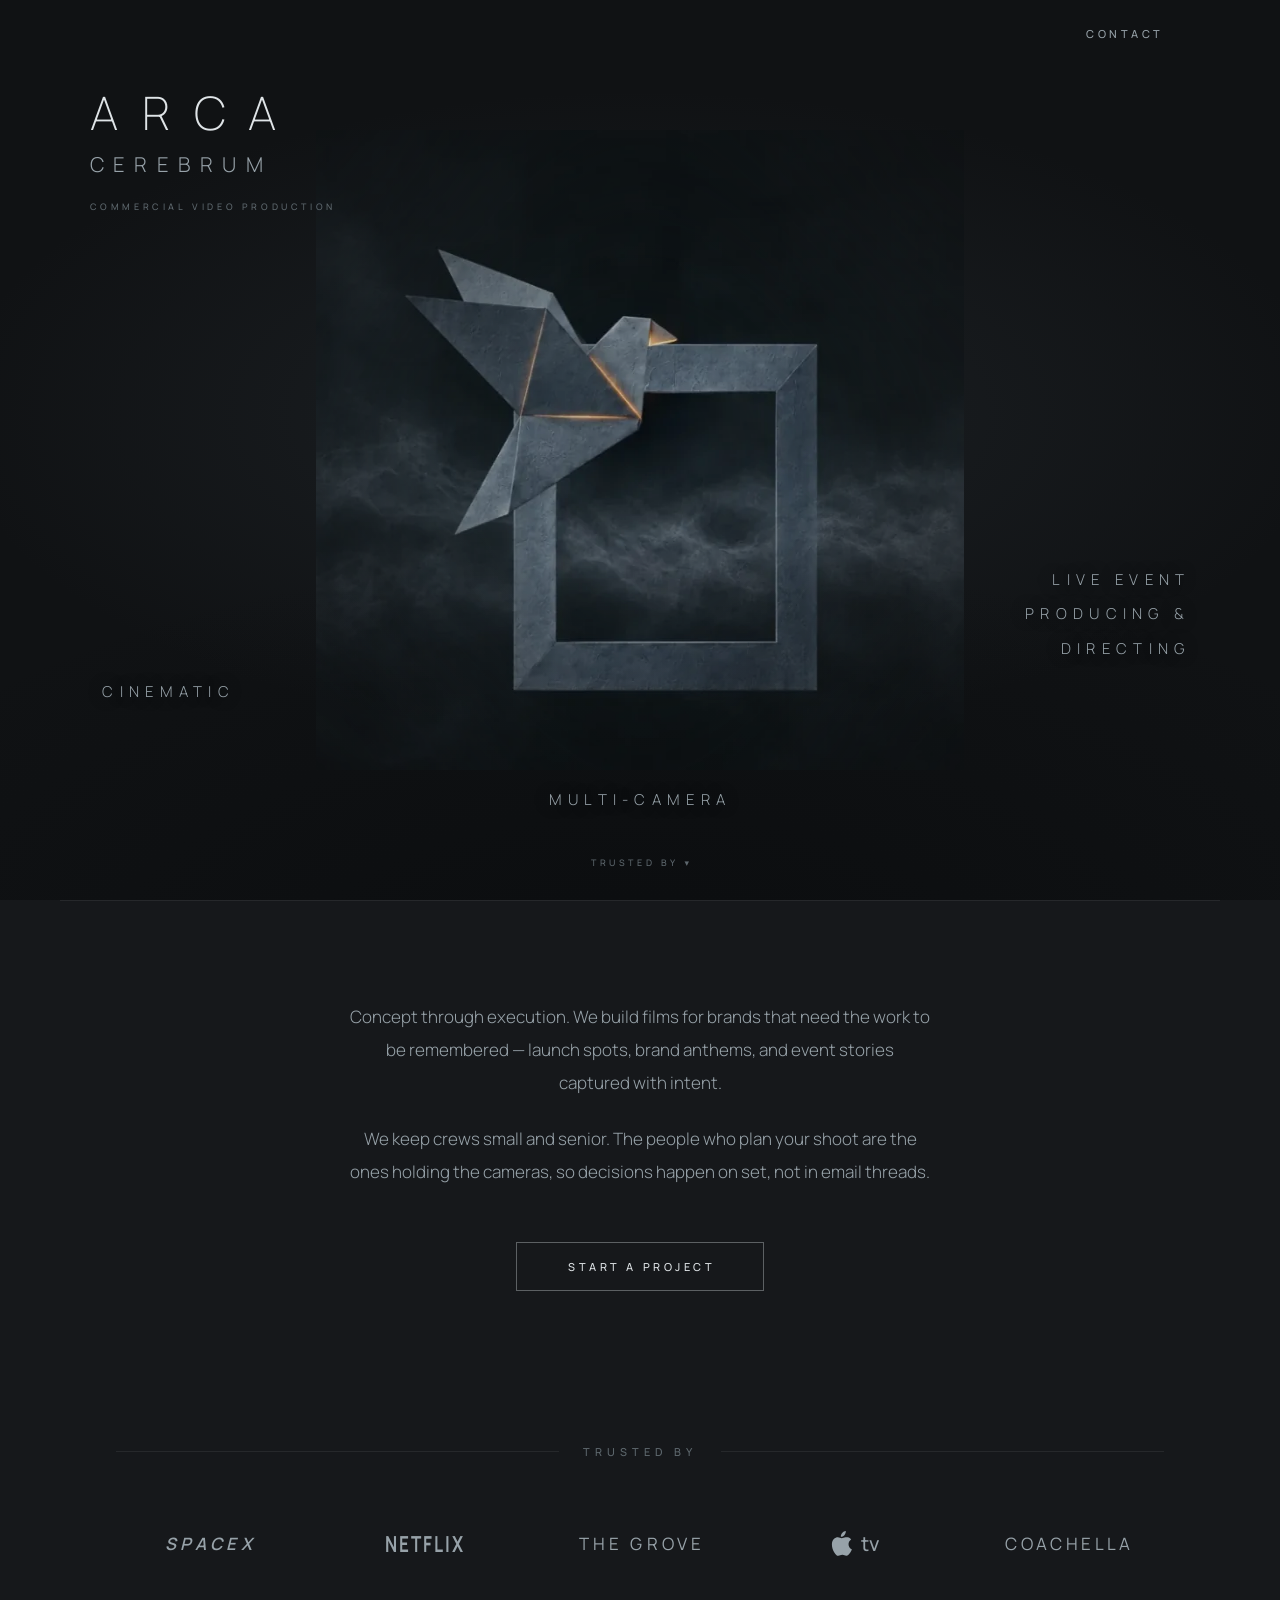
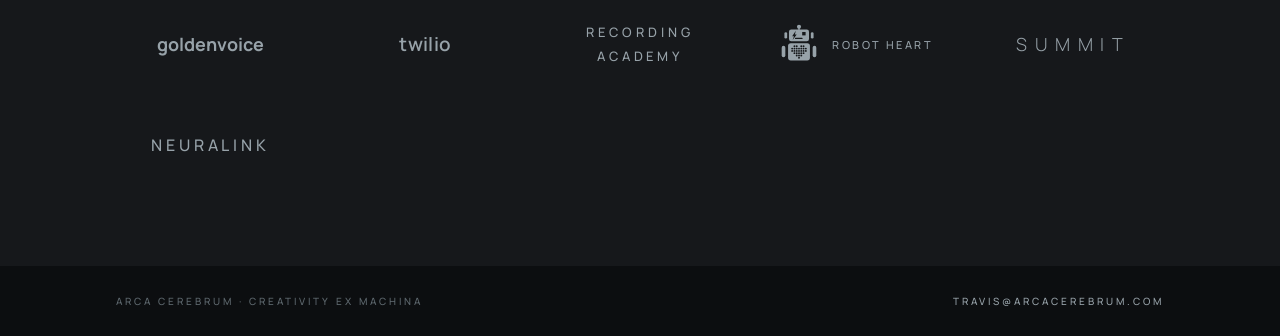
<file: arca/index.html>
<!doctype html>
<html lang="en">
<head>
  <meta charset="utf-8">
  <meta name="viewport" content="width=device-width, initial-scale=1">
  <meta name="theme-color" content="#101214">
  <meta name="description" content="Arca Cerebrum — commercial video production. Cinematic, multi-camera, live event producing and directing.">
  <title>Arca Cerebrum</title>
  <link rel="preconnect" href="https://fonts.googleapis.com">
  <link rel="preconnect" href="https://fonts.gstatic.com" crossorigin>
  <link rel="stylesheet" href="https://fonts.googleapis.com/css2?family=Manrope:wght@200;300;400;500;600;700&display=swap">
  <link rel="stylesheet" href="styles.css">
  <script src="site.js" defer></script>
</head>
<body>
<a class="skip-link" href="#main">Skip to content</a>

<header class="site-header">
  <div class="wrap">
    <a class="nav-link" href="contact.html">CONTACT</a>
  </div>
</header>

<main id="main">
  <section class="scene" aria-label="Arca Cerebrum — commercial video production">
    <video class="head-video" muted loop playsinline preload="auto" aria-hidden="true"
           data-src="assets/head-turntable-runway-neck-v2.mp4"></video>
    <img class="bird-art" src="assets/bird-frame.webp" width="740" height="640" alt="" fetchpriority="high">

    <div class="wordmark-block">
      <h1 style="display:contents">
        <div class="arca">ARCA</div>
        <div class="cerebrum">CEREBRUM</div>
      </h1>
      <div class="kicker">COMMERCIAL VIDEO PRODUCTION</div>
    </div>

    <div class="svc svc-cinematic">CINEMATIC</div>
    <div class="svc svc-multicam">MULTI&#8209;CAMERA</div>
    <div class="svc svc-live"><span>LIVE EVENT</span><br><span>PRODUCING &amp;</span><br><span>DIRECTING</span></div>

    <a class="scene-cta" href="#clients-title">TRUSTED BY ▾</a>
  </section>

  <section class="intro wrap">
    <p class="lede">Concept through execution. We build films for brands that need the work to be remembered — launch spots, brand anthems, and event stories captured with intent.</p>
    <p class="lede">We keep crews small and senior. The people who plan your shoot are the ones holding the cameras, so decisions happen on set, not in email threads.</p>
    <a class="cta" href="contact.html">START A PROJECT</a>
  </section>

  <section class="clients wrap" aria-labelledby="clients-title">
    <div class="clients-head"><h2 id="clients-title">TRUSTED BY</h2></div>
    <div class="logo-grid">
      <div class="client" title="Apple TV">
        <svg width="22" height="27" viewBox="0 0 26 32" aria-hidden="true">
          <path d="M18.4 8.6c-1.5 0-3.4 1.05-4.5 1.05-1.15 0-2.85-1-4.6-1C6 8.65 2.2 11.5 2.2 17.2c0 3.55 1.35 7.3 3.05 9.7 1.45 2.05 2.7 3.7 4.5 3.7 1.8 0 2.6-1.2 4.8-1.2 2.25 0 2.75 1.15 4.75 1.15 2 0 3.3-1.8 4.55-3.6 1.4-2.05 2-4.05 2.05-4.15-.1-.05-3.95-1.6-3.95-6 0-3.8 3.05-5.5 3.2-5.6-1.75-2.6-4.45-2.6-4.75-2.6zM17.2 5.8c1-1.2 1.7-2.85 1.5-4.55-1.45.05-3.25.95-4.3 2.2-.95 1.1-1.8 2.8-1.55 4.45 1.65.15 3.3-.85 4.35-2.1z"/>
        </svg>
        <span class="lm lm-appletv">tv</span>
      </div>
      <div class="client"><span class="lm lm-netflix">NETFLIX</span></div>
      <div class="client"><span class="lm lm-goldenvoice">goldenvoice</span></div>
      <div class="client"><span class="lm lm-spacex">SPACEX</span></div>
      <div class="client"><span class="lm lm-coachella">COACHELLA</span></div>
      <div class="client"><span class="lm lm-neuralink">NEURALINK</span></div>
      <div class="client"><span class="lm lm-summit">SUMMIT</span></div>
      <div class="client"><span class="lm lm-thegrove">THE&nbsp;GROVE</span></div>
      <div class="client"><span class="lm lm-twilio">twilio</span></div>
      <div class="client" title="Robot Heart">
        <svg width="46" height="41" viewBox="0 0 100 90" aria-label="Robot Heart">
          <mask id="rh-mask">
            <rect width="100" height="90" fill="#000"/>
            <circle cx="50" cy="6" r="4.5" fill="#fff"/>
            <rect x="48.4" y="7" width="3.2" height="6" fill="#fff"/>
            <rect x="28" y="12" width="44" height="26" rx="5" fill="#fff"/>
            <rect x="18" y="18" width="6" height="14" rx="3" fill="#fff"/>
            <rect x="76" y="18" width="6" height="14" rx="3" fill="#fff"/>
            <polygon points="43,15 35,27 39,27 36,35 45,23 41,23" fill="#000"/>
            <rect x="57" y="17.5" width="7.5" height="7.5" fill="#000"/>
            <rect x="41" y="30" width="17" height="3.2" rx="1.6" fill="#000"/>
            <rect x="26" y="42" width="48" height="38" rx="6" fill="#fff"/>
            <rect x="12" y="48" width="8" height="25" rx="4" fill="#fff"/>
            <rect x="80" y="48" width="8" height="25" rx="4" fill="#fff"/>
            <g fill="#000">
              <circle cx="40" cy="49" r="2.1"/><circle cx="45" cy="49" r="2.1"/><circle cx="55" cy="49" r="2.1"/><circle cx="60" cy="49" r="2.1"/>
              <circle cx="35" cy="54" r="2.1"/><circle cx="40" cy="54" r="2.1"/><circle cx="45" cy="54" r="2.1"/><circle cx="50" cy="54" r="2.1"/><circle cx="55" cy="54" r="2.1"/><circle cx="60" cy="54" r="2.1"/><circle cx="65" cy="54" r="2.1"/>
              <circle cx="35" cy="59" r="2.1"/><circle cx="40" cy="59" r="2.1"/><circle cx="45" cy="59" r="2.1"/><circle cx="50" cy="59" r="2.1"/><circle cx="55" cy="59" r="2.1"/><circle cx="60" cy="59" r="2.1"/><circle cx="65" cy="59" r="2.1"/>
              <circle cx="40" cy="64" r="2.1"/><circle cx="45" cy="64" r="2.1"/><circle cx="50" cy="64" r="2.1"/><circle cx="55" cy="64" r="2.1"/><circle cx="60" cy="64" r="2.1"/>
              <circle cx="45" cy="69" r="2.1"/><circle cx="50" cy="69" r="2.1"/><circle cx="55" cy="69" r="2.1"/>
              <circle cx="50" cy="74" r="2.1"/>
            </g>
          </mask>
          <rect width="100" height="90" fill="currentColor" mask="url(#rh-mask)"/>
        </svg>
        <span class="lm lm-robotheart">ROBOT&nbsp;HEART</span>
      </div>
      <div class="client"><span class="lm lm-recacademy">RECORDING<br>ACADEMY</span></div>
    </div>
  </section>
</main>

<footer>
  <div class="wrap">
    <span>ARCA CEREBRUM · CREATIVITY EX MACHINA</span>
    <a href="mailto:Travis@arcacerebrum.com">TRAVIS@ARCACEREBRUM.COM</a>
  </div>
</footer>
</body>
</html>
</file>
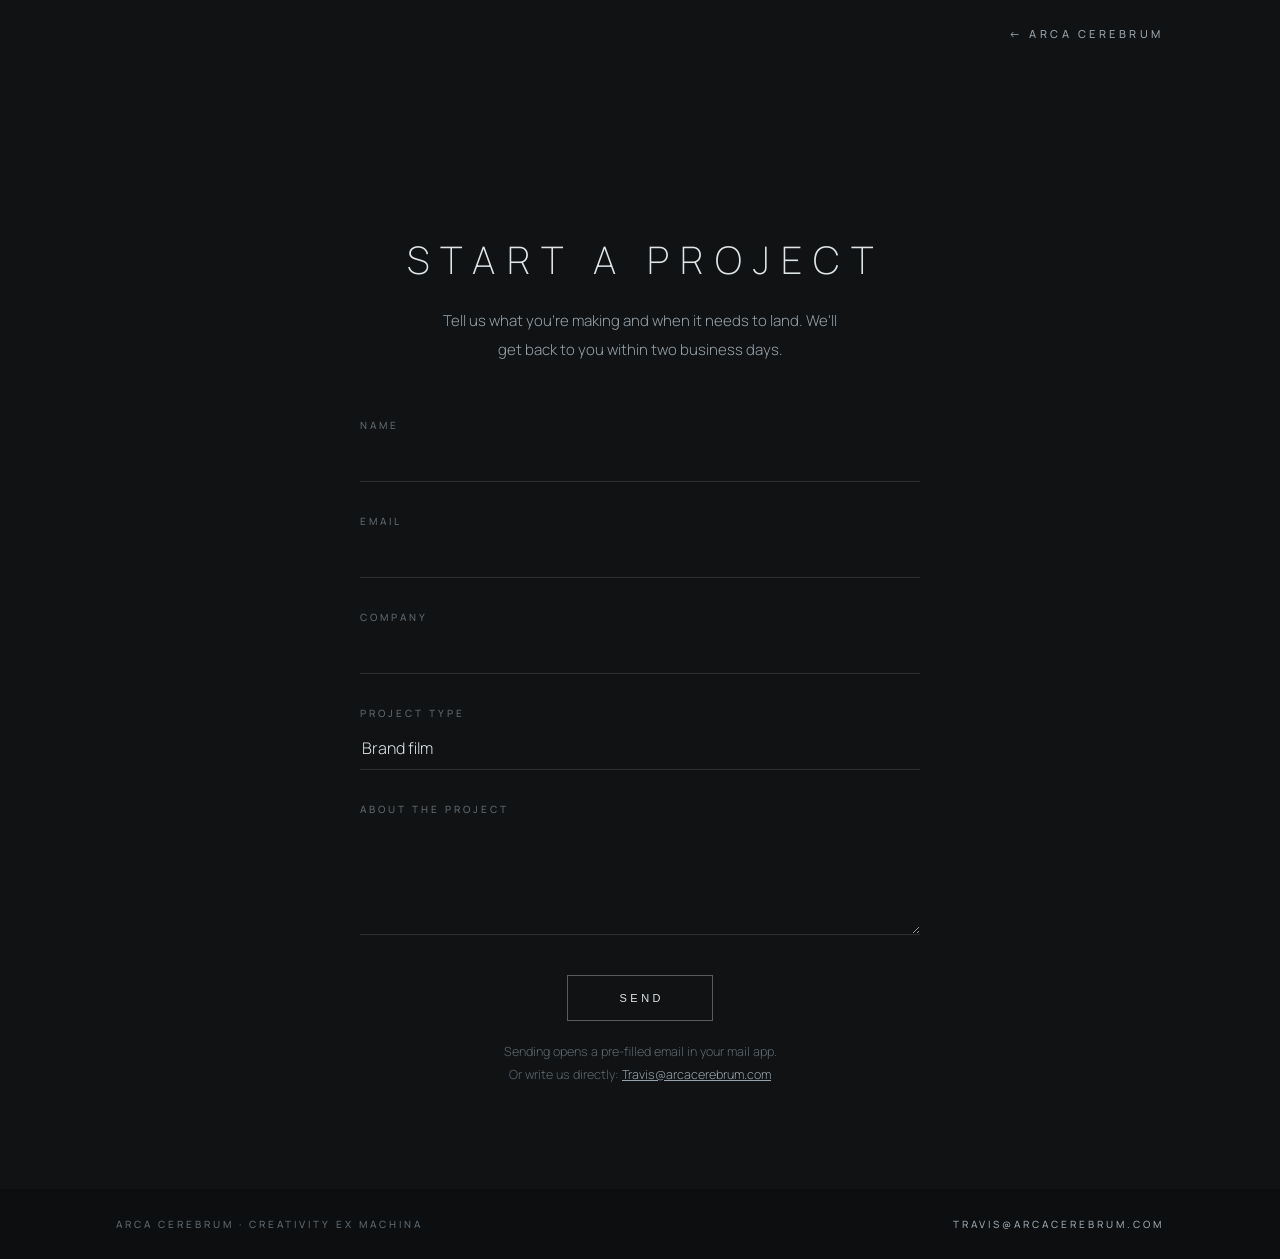
<file: arca/contact.html>
<!doctype html>
<html lang="en">
<head>
  <meta charset="utf-8">
  <meta name="viewport" content="width=device-width, initial-scale=1">
  <meta name="theme-color" content="#101214">
  <meta name="description" content="Start a project with Arca Cerebrum.">
  <title>Contact — Arca Cerebrum</title>
  <link rel="preconnect" href="https://fonts.googleapis.com">
  <link rel="preconnect" href="https://fonts.gstatic.com" crossorigin>
  <link rel="stylesheet" href="https://fonts.googleapis.com/css2?family=Manrope:wght@200;300;400;500;600;700&display=swap">
  <link rel="stylesheet" href="styles.css">
  <script src="site.js" defer></script>
</head>
<body class="contact-page">
<a class="skip-link" href="#main">Skip to content</a>

<header class="site-header">
  <div class="wrap">
    <a class="nav-link" href="./">← ARCA CEREBRUM</a>
  </div>
</header>

<main id="main" class="contact wrap">
  <div class="contact-inner">
    <h1>START A PROJECT</h1>
    <p class="contact-lede">Tell us what you're making and when it needs to land. We'll get back to you within two business days.</p>

    <form class="contact-form">
      <div class="field">
        <label for="cf-name">Name</label>
        <input id="cf-name" name="name" type="text" autocomplete="name" required>
      </div>
      <div class="field">
        <label for="cf-email">Email</label>
        <input id="cf-email" name="email" type="email" autocomplete="email" required>
      </div>
      <div class="field">
        <label for="cf-company">Company</label>
        <input id="cf-company" name="company" type="text" autocomplete="organization">
      </div>
      <div class="field">
        <label for="cf-type">Project type</label>
        <select id="cf-type" name="type">
          <option>Brand film</option>
          <option>Product launch</option>
          <option>Event coverage</option>
          <option>Specialty production</option>
          <option>Something else</option>
        </select>
      </div>
      <div class="field">
        <label for="cf-message">About the project</label>
        <textarea id="cf-message" name="message" required></textarea>
      </div>
      <div class="form-actions">
        <button class="cta" type="submit">SEND</button>
        <p class="form-note">Sending opens a pre-filled email in your mail app.<br>Or write us directly: <a href="mailto:Travis@arcacerebrum.com">Travis@arcacerebrum.com</a></p>
      </div>
    </form>
  </div>
</main>

<footer>
  <div class="wrap">
    <span>ARCA CEREBRUM · CREATIVITY EX MACHINA</span>
    <a href="mailto:Travis@arcacerebrum.com">TRAVIS@ARCACEREBRUM.COM</a>
  </div>
</footer>
</body>
</html>
</file>
<file: arca/styles.css>
:root {
  --ink: #16181b;
  --canvas: #101214;
  --mist: #dfe4e7;
  --steel: #97a2a9;
  --steel-dim: #5e686e;
  --ember: #d89a52;
  --line: rgba(223, 228, 231, 0.14);
  --line-soft: rgba(223, 228, 231, 0.08);
}

* { box-sizing: border-box; }

html { height: 100%; }

body {
  margin: 0;
  min-height: 100%;
  display: flex;
  flex-direction: column;
  background: var(--ink);
  color: var(--mist);
  font-family: "Manrope", "Avenir Next", "Helvetica Neue", system-ui, sans-serif;
  font-weight: 300;
  -webkit-font-smoothing: antialiased;
  overflow-x: hidden;
}

.skip-link {
  position: absolute;
  left: -9999px;
  top: 0;
  background: var(--mist);
  color: var(--ink);
  padding: 10px 18px;
}
.skip-link:focus { left: 0; z-index: 20; }

.wrap {
  width: 100%;
  max-width: 1160px;
  margin-inline: auto;
  padding-inline: clamp(16px, 5vw, 56px);
}

/* ============ HEADER ============ */
.site-header {
  position: absolute;
  top: 0; left: 0; right: 0;
  z-index: 5;
}
.site-header .wrap {
  display: flex;
  align-items: center;
  justify-content: flex-end;
  padding-block: 26px;
}
.nav-link {
  font-size: 11px;
  font-weight: 500;
  letter-spacing: 0.32em;
  text-indent: 0.32em;
  text-decoration: none;
  color: var(--steel);
  border-bottom: 1px solid transparent;
  padding-bottom: 3px;
  transition: color 0.25s, border-color 0.25s;
}
.nav-link:hover, .nav-link:focus-visible {
  color: var(--mist);
  border-color: var(--ember);
  outline: none;
}

/* ============ SCENE ============ */
.scene {
  position: relative;
  min-height: 100svh;
  background:
    radial-gradient(90% 60% at 50% 46%, rgba(70, 82, 92, 0.22) 0%, transparent 60%),
    radial-gradient(130% 90% at 50% 110%, #0b0d0f 0%, transparent 55%),
    var(--canvas);
  overflow: hidden;
}

/* ghosted spinning head behind everything */
.head-video {
  position: absolute;
  left: 50%;
  top: 50%;
  width: min(92vh, 100vw);
  aspect-ratio: 1 / 1;
  transform: translate(-50%, -50%);
  object-fit: contain;
  filter: grayscale(1) brightness(0.55) contrast(1.15);
  opacity: 0;
  transition: opacity 2.5s ease;
  -webkit-mask-image: radial-gradient(55% 55% at 50% 50%, #000 48%, transparent 75%);
  mask-image: radial-gradient(55% 55% at 50% 50%, #000 48%, transparent 75%);
  pointer-events: none;
}
.scene.video-ready .head-video { opacity: 0.32; }

/* the bird on its frame */
.bird-art {
  position: absolute;
  left: 50%;
  top: 50%;
  width: min(72vh, 88vw);
  transform: translate(-50%, -50%);
  pointer-events: none;
  animation: breathe 11s ease-in-out infinite alternate;
}
@keyframes breathe {
  from { transform: translate(-50%, -50.6%); }
  to   { transform: translate(-50%, -49.4%); }
}

/* wordmark, top left */
.wordmark-block {
  position: absolute;
  z-index: 4;
  top: clamp(56px, 10vh, 110px);
  left: clamp(20px, 7vw, 110px);
}
.wordmark-block .arca {
  font-size: clamp(30px, 3.6vw, 52px);
  font-weight: 200;
  letter-spacing: 0.52em;
  color: var(--mist);
  line-height: 1;
}
.wordmark-block .cerebrum {
  margin-top: 14px;
  font-size: clamp(14px, 1.6vw, 22px);
  font-weight: 300;
  letter-spacing: 0.46em;
  color: var(--steel);
}
.wordmark-block .kicker {
  margin-top: 22px;
  font-size: 9px;
  font-weight: 500;
  letter-spacing: 0.4em;
  color: var(--steel-dim);
}

/* floating service labels */
.svc {
  position: absolute;
  z-index: 4;
  font-size: clamp(11px, 1.2vw, 15px);
  font-weight: 300;
  letter-spacing: 0.42em;
  color: var(--steel);
  text-shadow: 0 0 14px rgba(16, 18, 20, 0.9);
}
.svc-cinematic { left: clamp(20px, 8vw, 130px); bottom: 22vh; }
.svc-multicam  { left: 50%; transform: translateX(-50%); bottom: 10vh; }
.svc-live      { right: clamp(20px, 7vw, 110px); bottom: 26vh; text-align: right; line-height: 2.3; }

/* scroll cue → clients */
.scene-cta {
  position: absolute;
  z-index: 4;
  left: 50%;
  transform: translateX(-50%);
  bottom: 3.5vh;
  font-size: 9px;
  font-weight: 500;
  letter-spacing: 0.4em;
  text-indent: 0.4em;
  color: var(--steel-dim);
  text-decoration: none;
  transition: color 0.25s;
}
.scene-cta:hover { color: var(--mist); }

@media (max-width: 720px) {
  .scene { min-height: auto; padding-bottom: 20px; }
  .head-video { width: 130vw; }
  .bird-art {
    position: relative;
    display: block;
    left: auto; top: auto;
    transform: none;
    width: 96vw;
    margin: 90px auto 0;
    animation: none;
  }
  .wordmark-block { position: relative; top: auto; left: auto; margin: 110px 24px 0; text-align: center; }
  .svc {
    position: relative;
    inset: auto;
    display: block;
    text-align: center !important;
    transform: none;
    margin-top: 18px;
  }
  .svc-live br { display: none; }
  .svc-live span { margin: 0 0.3em; }
  .scene-cta { display: none; }
}

/* ============ INTRO ============ */
.intro {
  text-align: center;
  padding-block: clamp(56px, 11vh, 120px);
  border-top: 1px solid var(--line-soft);
}
.lede {
  max-width: 58ch;
  margin: 0 auto;
  font-size: clamp(15px, 1.4vw, 17px);
  line-height: 1.95;
  color: var(--steel);
}
.lede + .lede { margin-top: 1.3em; }

.cta {
  display: inline-block;
  margin-top: clamp(36px, 6vh, 56px);
  padding: 16px 48px;
  font-size: 11px;
  font-weight: 500;
  letter-spacing: 0.32em;
  text-indent: 0.32em;
  text-decoration: none;
  color: var(--mist);
  border: 1px solid rgba(223, 228, 231, 0.35);
  background: transparent;
  transition: border-color 0.25s, color 0.25s, box-shadow 0.25s;
  cursor: pointer;
}
.cta:hover, .cta:focus-visible {
  border-color: var(--ember);
  color: #fff;
  box-shadow: 0 0 26px rgba(216, 154, 82, 0.18);
  outline: none;
}

/* ============ CLIENT WALL ============ */
.clients {
  padding-block: clamp(30px, 6vh, 60px) clamp(64px, 11vh, 130px);
}
.clients-head {
  display: flex;
  align-items: center;
  gap: 24px;
  margin-bottom: clamp(40px, 7vh, 70px);
}
.clients-head h2 {
  font-size: 11px;
  font-weight: 500;
  letter-spacing: 0.45em;
  color: var(--steel-dim);
  margin: 0;
  white-space: nowrap;
}
.clients-head::before, .clients-head::after {
  content: "";
  flex: 1;
  height: 1px;
  background: var(--line-soft);
}

.logo-grid {
  display: grid;
  grid-template-columns: repeat(auto-fit, minmax(170px, 1fr));
  gap: clamp(36px, 6vh, 56px) 2vw;
  align-items: center;
  justify-items: center;
}
.client {
  color: var(--steel);
  display: flex;
  align-items: center;
  justify-content: center;
  min-height: 44px;
  transition: color 0.3s, filter 0.3s;
}
.client:hover {
  color: var(--mist);
  filter: drop-shadow(0 0 12px rgba(223, 228, 231, 0.18));
}
.client svg { display: block; fill: currentColor; }

.lm {
  font-size: 19px;
  letter-spacing: 0.02em;
  white-space: nowrap;
}
.lm-appletv   { font-weight: 500; font-size: 20px; margin-left: 9px; letter-spacing: 0.01em; }
.lm-netflix   { font-weight: 700; font-size: 17px; letter-spacing: 0.12em; transform: scaleY(1.3); }
.lm-goldenvoice { font-weight: 700; font-size: 18px; text-transform: lowercase; letter-spacing: 0; }
.lm-spacex    { font-weight: 600; font-style: italic; font-size: 17px; letter-spacing: 0.26em; }
.lm-coachella { font-weight: 400; font-size: 17px; letter-spacing: 0.2em; }
.lm-neuralink { font-weight: 500; font-size: 16px; letter-spacing: 0.24em; }
.lm-summit    { font-weight: 300; font-size: 18px; letter-spacing: 0.42em; text-indent: 0.42em; }
.lm-thegrove  { font-weight: 400; font-size: 17px; letter-spacing: 0.24em; text-indent: 0.24em; }
.lm-twilio    { font-weight: 600; font-size: 19px; text-transform: lowercase; }
.lm-robotheart { font-size: 11px; font-weight: 500; letter-spacing: 0.22em; margin-left: 10px; }
.lm-recacademy { font-weight: 500; font-size: 13px; letter-spacing: 0.3em; text-align: center; line-height: 1.9; white-space: normal; }

/* ============ CONTACT ============ */
.contact {
  flex: 1;
  padding-block: clamp(120px, 18vh, 180px) clamp(56px, 10vh, 100px);
}
.contact-inner { max-width: 560px; margin-inline: auto; }
.contact h1 {
  margin: 0;
  font-size: clamp(24px, 3.4vw, 38px);
  font-weight: 200;
  letter-spacing: 0.3em;
  text-indent: 0.3em;
  text-align: center;
  color: var(--mist);
}
.contact-lede {
  text-align: center;
  max-width: 44ch;
  margin: 22px auto 0;
  line-height: 1.9;
  font-size: 15px;
  color: var(--steel);
}

.contact-form {
  margin-top: clamp(40px, 6vh, 60px);
  display: grid;
  gap: 32px;
}
.field { display: grid; gap: 9px; }
.field label {
  font-size: 10px;
  font-weight: 500;
  letter-spacing: 0.3em;
  color: var(--steel-dim);
  text-transform: uppercase;
}
.field input, .field select, .field textarea {
  font: inherit;
  font-size: 16px;
  color: var(--mist);
  background: transparent;
  border: 0;
  border-bottom: 1px solid var(--line);
  border-radius: 0;
  padding: 8px 2px 10px;
  transition: border-color 0.2s;
}
.field select { appearance: none; cursor: pointer; }
.field option { background: var(--ink); color: var(--mist); }
.field textarea { resize: vertical; min-height: 110px; line-height: 1.7; }
.field input:focus, .field select:focus, .field textarea:focus {
  outline: none;
  border-bottom-color: var(--ember);
}
.form-actions { text-align: center; }
.form-actions .cta { margin-top: 8px; }
.form-note {
  margin-top: 20px;
  text-align: center;
  font-size: 12.5px;
  color: var(--steel-dim);
  line-height: 1.8;
}
.form-note a { color: var(--steel); }

/* contact page keeps a quiet version of the scene behind it */
.contact-page .site-header { position: static; }
.contact-page { background: var(--canvas); }

/* ============ FOOTER ============ */
footer {
  margin-top: auto;
  background: #0c0e10;
  color: var(--steel-dim);
}
footer .wrap {
  display: flex;
  align-items: center;
  justify-content: space-between;
  gap: 16px;
  padding-block: 28px;
  font-size: 10px;
  font-weight: 500;
  letter-spacing: 0.3em;
}
footer a {
  color: var(--steel);
  text-decoration: none;
  transition: color 0.25s;
}
footer a:hover { color: var(--mist); }

@media (max-width: 620px) {
  footer .wrap { flex-direction: column; gap: 10px; text-align: center; }
}

@media (prefers-reduced-motion: reduce) {
  .bird-art { animation: none !important; }
}
</file>
